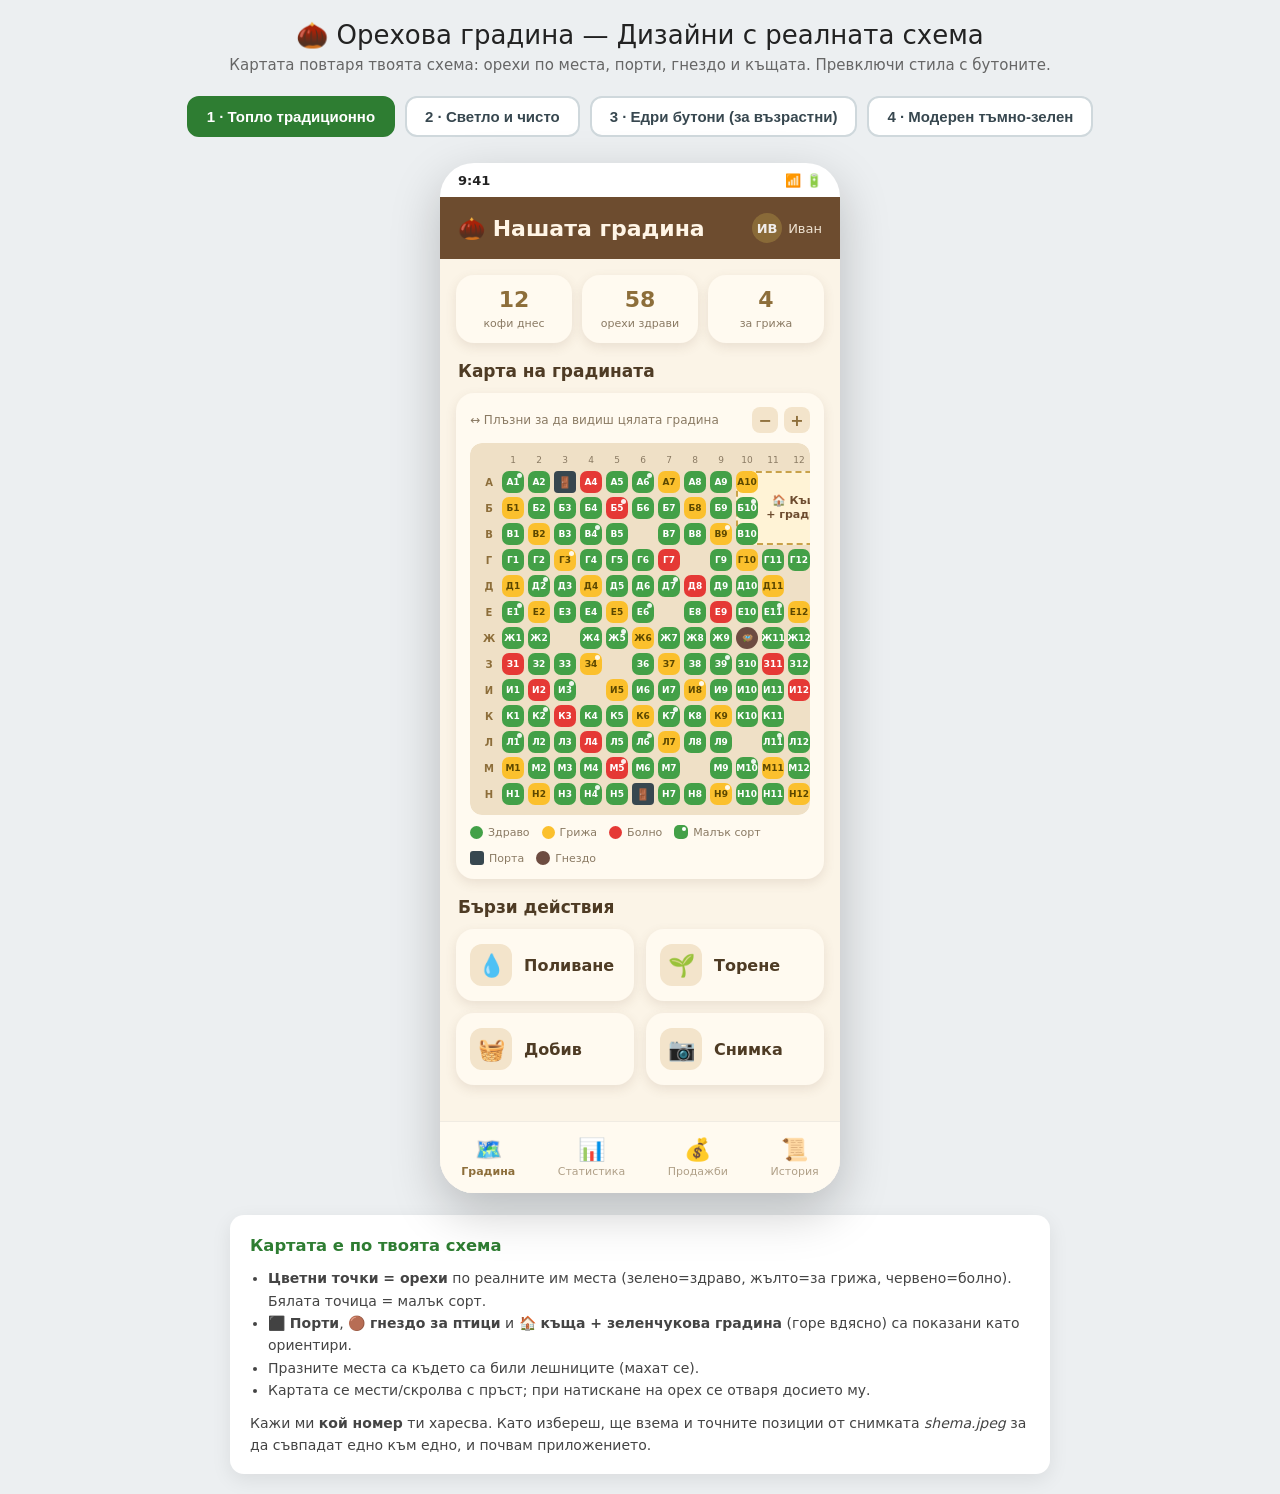
<file: design-mockups.html>
<!DOCTYPE html>
<html lang="bg">
<head>
<meta charset="UTF-8" />
<meta name="viewport" content="width=device-width, initial-scale=1.0" />
<title>Орехова градина — Примерни дизайни (с реалната схема)</title>
<style>
  * { box-sizing: border-box; margin: 0; padding: 0; }
  body {
    font-family: -apple-system, "Segoe UI", Roboto, system-ui, sans-serif;
    background: #eceff1; color: #222; padding: 20px; -webkit-font-smoothing: antialiased;
  }
  .page-title { text-align: center; margin-bottom: 6px; font-size: 26px; }
  .page-sub { text-align: center; color: #666; margin-bottom: 22px; font-size: 15px; }

  .switcher { display: flex; flex-wrap: wrap; gap: 10px; justify-content: center; margin-bottom: 26px; }
  .switcher button {
    border: 2px solid #cfd8dc; background: #fff; border-radius: 12px;
    padding: 10px 18px; font-size: 15px; font-weight: 600; cursor: pointer; transition: all .15s; color: #37474f;
  }
  .switcher button.active { border-color: #2e7d32; background: #2e7d32; color: #fff; }

  .stage { display: flex; justify-content: center; }
  .phone {
    width: 400px; max-width: 100%; border-radius: 34px; overflow: hidden;
    box-shadow: 0 18px 50px rgba(0,0,0,.22); background: #fff; position: relative;
  }
  .phone .statusbar { height: 34px; display: flex; align-items: center; justify-content: space-between; padding: 0 18px; font-size: 13px; font-weight: 600; }
  .screen { min-height: 760px; display: flex; flex-direction: column; }

  .mock { display: none; }
  .mock.active { display: block; }

  .appbar { padding: 16px 18px; display: flex; align-items: center; justify-content: space-between; background: var(--bar); color: var(--barText); }
  .appbar h1 { font-size: var(--h1); font-weight: 800; }
  .appbar .who { font-size: 13px; opacity: .9; display:flex; align-items:center; gap:6px; }
  .avatar { width: 30px; height: 30px; border-radius: 50%; background: var(--accent); display:flex;align-items:center;justify-content:center;color:#fff;font-weight:700;font-size:13px; }

  .body { padding: 16px 16px 90px; background: var(--bg); flex: 1; }
  .section-title { font-size: var(--h2); font-weight: 700; margin: 6px 2px 12px; color: var(--ink); }

  .legend { display: flex; gap: 12px; flex-wrap: wrap; margin-bottom: 14px; font-size: 12.5px; color: var(--muted); }
  .legend span { display:flex; align-items:center; gap:6px; }
  .dot { width: 13px; height: 13px; border-radius: 50%; display:inline-block; }
  .g { background:#43a047; } .y { background:#fbc02d; } .r { background:#e53935; }

  /* ===== Realistic orchard map ===== */
  .mapcard { background: var(--card); border-radius: var(--radius); padding: 14px; box-shadow: var(--shadow); margin-bottom: 18px; }
  .maptools { display:flex; justify-content:space-between; align-items:center; margin-bottom:10px; }
  .maptools .hint { font-size:12px; color: var(--muted); }
  .maptools .zoom { display:flex; gap:6px; }
  .maptools .zoom b { width:26px;height:26px;border-radius:8px;background:var(--accentSoft);color:var(--accent);display:flex;align-items:center;justify-content:center;font-size:16px; }
  .mapscroll { overflow:auto; max-width:100%; border-radius:12px; }
  .plot { position:relative; display:grid; gap:4px; background: var(--plotBg); padding:10px; border-radius:12px; }
  .hdr { font-size:9px; color: var(--muted); text-align:center; align-self:center; }
  .rowlab { font-size:10px; font-weight:700; color: var(--accent); display:flex; align-items:center; justify-content:center; }
  .cell { width:22px; height:22px; border-radius:7px; display:flex; align-items:center; justify-content:center; font-size:9px; color:#fff; font-weight:700; cursor:pointer; position:relative; }
  .cell.g{background:#43a047;} .cell.y{background:#fbc02d;color:#5b4700;} .cell.r{background:#e53935;}
  .cell.small::after{ content:""; position:absolute; top:2px; right:2px; width:5px;height:5px;border-radius:50%; background:rgba(255,255,255,.9);}
  .cell.gate{ background: #37474f; border-radius:4px; font-size:11px; }
  .cell.nest{ background: #6d4c41; border-radius:50%; }
  .house{ grid-area: 2 / 11 / 5 / 16; background: var(--houseBg); border:2px dashed var(--houseBorder); border-radius:10px; display:flex; flex-direction:column; align-items:center; justify-content:center; font-size:11px; color: var(--houseText); font-weight:700; text-align:center; line-height:1.3; }
  .maplegend{ display:flex; gap:12px; flex-wrap:wrap; margin-top:10px; font-size:11px; color:var(--muted); }
  .maplegend span{display:flex;align-items:center;gap:5px;}
  .mk{width:14px;height:14px;border-radius:5px;display:inline-block;}
  .mk.gate{background:#37474f;border-radius:3px;} .mk.nest{background:#6d4c41;border-radius:50%;} .mk.sm{background:#43a047;position:relative;}
  .mk.sm::after{content:"";position:absolute;top:2px;right:2px;width:4px;height:4px;border-radius:50%;background:#fff;}

  /* actions */
  .actions { display:grid; grid-template-columns: 1fr 1fr; gap: 12px; margin-bottom: 18px; }
  .action { background: var(--card); border-radius: var(--radius); padding: 15px 14px; box-shadow: var(--shadow); display:flex; align-items:center; gap: 12px; font-weight: 700; font-size: var(--btn); color: var(--ink); border: var(--actionBorder); }
  .action .ic { width: 42px; height: 42px; border-radius: 12px; display:flex;align-items:center;justify-content:center; font-size:22px; background: var(--accentSoft); }

  .stats { display:flex; gap:10px; margin-bottom: 18px; }
  .stat { flex:1; background: var(--card); border-radius: var(--radius); padding: 12px 8px; box-shadow: var(--shadow); text-align:center; }
  .stat b { font-size: 22px; color: var(--accent); display:block; }
  .stat small { color: var(--muted); font-size: 11px; }

  /* dossier */
  .dossier { background: var(--card); border-radius: var(--radius); box-shadow: var(--shadow); overflow:hidden; }
  .dossier-head { padding: 14px 16px; background: var(--accent); color:#fff; display:flex; align-items:center; gap:12px; }
  .dossier-head .big { width:46px;height:46px;border-radius:14px;background:rgba(255,255,255,.2);display:flex;align-items:center;justify-content:center;font-size:18px;font-weight:800; }
  .dossier-body { padding: 14px 16px; }
  .chip { display:inline-flex;align-items:center;gap:6px; padding:6px 12px; border-radius:20px; font-size:13px; font-weight:600; background:#e8f5e9;color:#2e7d32; }
  .pill-row{display:flex;gap:8px;flex-wrap:wrap;margin:10px 0 0;}
  .pill{background:var(--bg);border-radius:10px;padding:8px 10px;font-size:12px;color:var(--muted);}
  .pill b{color:var(--ink);font-size:14px;display:block;}

  .bottomnav { position: absolute; bottom:0; left:0; right:0; height: 72px; background: var(--nav); display:flex; justify-content:space-around; align-items:center; border-top: 1px solid rgba(0,0,0,.06); }
  .bottomnav .nav { display:flex;flex-direction:column;align-items:center;gap:3px;font-size:11px;color:var(--navMuted); }
  .bottomnav .nav.active{color:var(--accent);font-weight:700;}
  .bottomnav .nav .ic{font-size:22px;}

  .note { max-width: 820px; margin: 22px auto 0; background:#fff; border-radius:14px; padding:18px 20px; box-shadow:0 6px 20px rgba(0,0,0,.08); font-size:14px; line-height:1.6; color:#444; }
  .note h3{ margin-bottom:8px; color:#2e7d32; }
  .note ul{ margin-left: 18px; }

  /* THEME 1 Топло традиционно */
  #m1 { --bar:#6d4c2f; --barText:#fff5e6; --h1:22px; --accent:#8d6e3a; --accentSoft:#f3e4cb;
    --bg:#fbf4e7; --card:#fffaf0; --ink:#4e3b24; --muted:#8a7a63; --radius:18px; --shadow:0 4px 12px rgba(109,76,47,.12);
    --h2:17px; --btn:16px; --nav:#fffaf0; --navMuted:#b0a088; --actionBorder:none;
    --plotBg:#efe0c6; --houseBg:#fff3d6; --houseBorder:#c9a24a; --houseText:#6d4c2f; }
  /* THEME 2 Светло и чисто */
  #m2 { --bar:#ffffff; --barText:#1b5e20; --h1:20px; --accent:#2e7d32; --accentSoft:#e8f5e9;
    --bg:#f6f8f6; --card:#ffffff; --ink:#1f2a22; --muted:#7a8a7f; --radius:16px; --shadow:0 4px 14px rgba(0,0,0,.06);
    --h2:16px; --btn:15px; --nav:#ffffff; --navMuted:#aab4ac; --actionBorder:1px solid #eef2ee;
    --plotBg:#eef3ee; --houseBg:#e8f5e9; --houseBorder:#a5d6a7; --houseText:#2e7d32; }
  /* THEME 3 Едри бутони */
  #m3 { --bar:#1b5e20; --barText:#ffffff; --h1:24px; --accent:#1b5e20; --accentSoft:#c8e6c9;
    --bg:#ffffff; --card:#ffffff; --ink:#111; --muted:#555; --radius:16px; --shadow:0 0 0 2px #d7e3d8;
    --h2:20px; --btn:19px; --nav:#ffffff; --navMuted:#777; --actionBorder:2px solid #1b5e20;
    --plotBg:#eaf3ea; --houseBg:#c8e6c9; --houseBorder:#1b5e20; --houseText:#1b5e20; }
  #m3 .cell{ width:24px; height:24px; }
  /* THEME 4 Модерен тъмно-зелен */
  #m4 { --bar:#11231a; --barText:#eafff1; --h1:21px; --accent:#36d17a; --accentSoft:#1d3a2b;
    --bg:#0f1c15; --card:#16261d; --ink:#eafff1; --muted:#9fc7b0; --radius:18px; --shadow:0 6px 18px rgba(0,0,0,.4);
    --h2:16px; --btn:15px; --nav:#16261d; --navMuted:#6f9a7f; --actionBorder:1px solid #1f3a2b;
    --plotBg:#0b1710; --houseBg:#15321f; --houseBorder:#2f6b45; --houseText:#9fe9bd; }
</style>
</head>
<body>

  <div class="page-title">🌰 Орехова градина — Дизайни с реалната схема</div>
  <div class="page-sub">Картата повтаря твоята схема: орехи по места, порти, гнездо и къщата. Превключи стила с бутоните.</div>

  <div class="switcher">
    <button data-m="1" class="active">1 · Топло традиционно</button>
    <button data-m="2">2 · Светло и чисто</button>
    <button data-m="3">3 · Едри бутони (за възрастни)</button>
    <button data-m="4">4 · Модерен тъмно-зелен</button>
  </div>

  <div class="stage">
    <div class="phone">
      <div class="statusbar"><span>9:41</span><span>📶 🔋</span></div>
      <div class="screen">

        <div class="mock active" id="m1">
          <div class="appbar"><h1>🌰 Нашата градина</h1><div class="who"><div class="avatar">ИВ</div> Иван</div></div>
          <div class="body">
            <div class="stats"><div class="stat"><b>12</b><small>кофи днес</small></div><div class="stat"><b>58</b><small>орехи здрави</small></div><div class="stat"><b>4</b><small>за грижа</small></div></div>
            <div class="section-title">Карта на градината</div>
            <div class="mapcard"><div class="realmap"></div></div>
            <div class="section-title">Бързи действия</div>
            <div class="actions"><div class="action"><div class="ic">💧</div>Поливане</div><div class="action"><div class="ic">🌱</div>Торене</div><div class="action"><div class="ic">🧺</div>Добив</div><div class="action"><div class="ic">📷</div>Снимка</div></div>
          </div>
          <div class="bottomnav"><div class="nav active"><span class="ic">🗺️</span>Градина</div><div class="nav"><span class="ic">📊</span>Статистика</div><div class="nav"><span class="ic">💰</span>Продажби</div><div class="nav"><span class="ic">📜</span>История</div></div>
        </div>

        <div class="mock" id="m2">
          <div class="appbar"><h1>Градина</h1><div class="who"><div class="avatar">ИВ</div></div></div>
          <div class="body">
            <div class="section-title">Карта на градината</div>
            <div class="mapcard"><div class="realmap"></div></div>
            <div class="section-title">Досие · Дърво А-4 (Чандлър)</div>
            <div class="dossier">
              <div class="dossier-head"><div class="big">А4</div><div><div style="font-weight:800;font-size:16px;">Чандлър · едър</div><div style="opacity:.85;font-size:13px;">Ред А · позиция 4</div></div></div>
              <div class="dossier-body"><span class="chip">● Здраво</span>
                <div class="pill-row"><div class="pill">Полято<b>преди 2 дни</b></div><div class="pill">Торено<b>15 септ.</b></div><div class="pill">Добив сезон<b>34 кофи</b></div></div>
              </div>
            </div>
          </div>
          <div class="bottomnav"><div class="nav active"><span class="ic">🗺️</span>Градина</div><div class="nav"><span class="ic">📊</span>Статистика</div><div class="nav"><span class="ic">💰</span>Продажби</div><div class="nav"><span class="ic">📜</span>История</div></div>
        </div>

        <div class="mock" id="m3">
          <div class="appbar"><h1>🌰 ГРАДИНА</h1><div class="who"><div class="avatar">ИВ</div></div></div>
          <div class="body">
            <div class="section-title">Какво ще правим?</div>
            <div class="actions"><div class="action"><div class="ic">💧</div>Поливам</div><div class="action"><div class="ic">🌱</div>Торя</div><div class="action"><div class="ic">🧺</div>Събрах</div><div class="action"><div class="ic">📷</div>Снимка</div></div>
            <div class="section-title">Моите дървета</div>
            <div class="mapcard"><div class="realmap"></div></div>
          </div>
          <div class="bottomnav"><div class="nav active"><span class="ic">🗺️</span>Градина</div><div class="nav"><span class="ic">📊</span>Числа</div><div class="nav"><span class="ic">💰</span>Пари</div></div>
        </div>

        <div class="mock" id="m4">
          <div class="appbar"><h1>🌰 Градина</h1><div class="who"><div class="avatar">ИВ</div> Иван</div></div>
          <div class="body">
            <div class="stats"><div class="stat"><b>12</b><small>кофи днес</small></div><div class="stat"><b>3.2</b><small>от земята</small></div><div class="stat"><b>48</b><small>кг изчистени</small></div></div>
            <div class="section-title">Карта на градината</div>
            <div class="mapcard"><div class="realmap"></div></div>
            <div class="section-title">Бързи действия</div>
            <div class="actions"><div class="action"><div class="ic">💧</div>Поливане</div><div class="action"><div class="ic">🌱</div>Торене</div><div class="action"><div class="ic">🧺</div>Добив</div><div class="action"><div class="ic">📷</div>Снимка</div></div>
          </div>
          <div class="bottomnav"><div class="nav active"><span class="ic">🗺️</span>Градина</div><div class="nav"><span class="ic">📊</span>Статистика</div><div class="nav"><span class="ic">💰</span>Продажби</div><div class="nav"><span class="ic">📜</span>История</div></div>
        </div>

      </div>
    </div>
  </div>

  <div class="note">
    <h3>Картата е по твоята схема</h3>
    <ul>
      <li><b>Цветни точки = орехи</b> по реалните им места (зелено=здраво, жълто=за грижа, червено=болно). Бялата точица = малък сорт.</li>
      <li><b>⬛ Порти</b>, <b>🟤 гнездо за птици</b> и <b>🏠 къща + зеленчукова градина</b> (горе вдясно) са показани като ориентири.</li>
      <li>Празните места са където са били лешниците (махат се).</li>
      <li>Картата се мести/скролва с пръст; при натискане на орех се отваря досието му.</li>
    </ul>
    <p style="margin-top:10px;">Кажи ми <b>кой номер</b> ти харесва. Като избереш, ще взема и точните позиции от снимката <i>shema.jpeg</i> за да съвпадат едно към едно, и почвам приложението.</p>
  </div>

<script>
  const COLS = 14, ROWS = 13;
  const houseCols = new Set([10,11,12,13]), houseRows = new Set([0,1,2]);
  const gates = { '0,2':'⬛', '7,13':'⬛', '12,5':'⬛' };
  const nest = '6,9';
  const gaps = new Set(['5,6','8,3','3,7','10,9','6,2','9,11','4,11','11,7','2,5','7,4']);

  function buildMap() {
    const letters = 'АБВГДЕЖЗИКЛМН';
    let html = '<div class="maptools"><span class="hint">↔ Плъзни за да видиш цялата градина</span><div class="zoom"><b>−</b><b>+</b></div></div>';
    html += '<div class="mapscroll"><div class="plot" style="grid-template-columns:18px repeat('+COLS+',22px); grid-template-rows:14px repeat('+ROWS+',22px);">';
    html += '<div class="hdr"></div>';
    for (let c=0;c<COLS;c++) html += '<div class="hdr">'+(c+1)+'</div>';
    for (let r=0;r<ROWS;r++) {
      html += '<div class="rowlab">'+letters[r]+'</div>';
      for (let c=0;c<COLS;c++) {
        const key = r+','+c;
        if (houseCols.has(c) && houseRows.has(r)) { if (r===0 && c===10) html += '<div class="house">🏠 Къща<br>+ градина</div>'; continue; }
        if (gates[key]) { html += '<div class="cell gate" style="grid-row:'+(r+2)+';grid-column:'+(c+2)+'">🚪</div>'; continue; }
        if (key===nest) { html += '<div class="cell nest" style="grid-row:'+(r+2)+';grid-column:'+(c+2)+'" title="Гнездо">🪺</div>'; continue; }
        if (gaps.has(key)) { html += '<div style="grid-row:'+(r+2)+';grid-column:'+(c+2)+'"></div>'; continue; }
        const v = (r*7 + c*3) % 10;
        const health = v < 7 ? 'g' : (v < 9 ? 'y' : 'r');
        const small = ((r+c) % 5 === 0) ? ' small' : '';
        html += '<div class="cell '+health+small+'" style="grid-row:'+(r+2)+';grid-column:'+(c+2)+'">'+letters[r]+(c+1)+'</div>';
      }
    }
    html += '</div></div>';
    html += '<div class="maplegend"><span><i class="dot g"></i>Здраво</span><span><i class="dot y"></i>Грижа</span><span><i class="dot r"></i>Болно</span><span><i class="mk sm"></i>Малък сорт</span><span><i class="mk gate"></i>Порта</span><span><i class="mk nest"></i>Гнездо</span></div>';
    return html;
  }
  const mapHTML = buildMap();
  document.querySelectorAll('.realmap').forEach(el => el.innerHTML = mapHTML);

  const btns = document.querySelectorAll('.switcher button');
  const mocks = { '1':'m1','2':'m2','3':'m3','4':'m4' };
  btns.forEach(b => b.addEventListener('click', () => {
    btns.forEach(x => x.classList.remove('active'));
    b.classList.add('active');
    Object.values(mocks).forEach(id => document.getElementById(id).classList.remove('active'));
    document.getElementById(mocks[b.dataset.m]).classList.add('active');
  }));
</script>
</body>
</html>
</file>
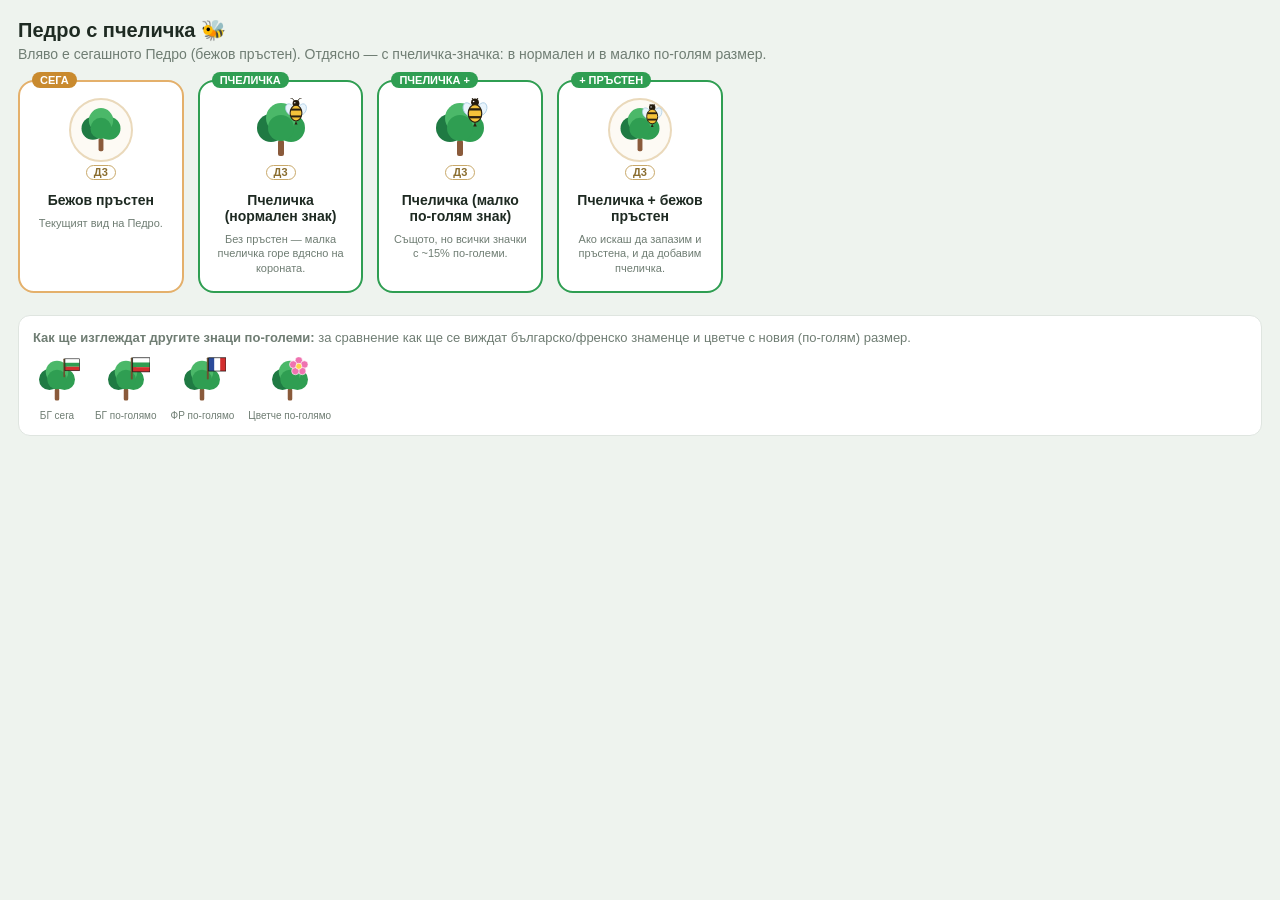
<file: preview-bee.html>
<!doctype html>
<html lang="bg">
<head>
<meta charset="utf-8"/>
<meta name="viewport" content="width=device-width,initial-scale=1"/>
<title>Преглед: Педро с пчеличка</title>
<style>
  :root{--green:#2f9e52;--green-dark:#1f7a43;--muted:#6f7d73;--line:#dfe5e0;--card:#fff;--ink:#1e2a22;--bg:#eef3ee;}
  *{box-sizing:border-box;}
  body{margin:0;font-family:-apple-system,BlinkMacSystemFont,"Segoe UI",Roboto,sans-serif;background:var(--bg);color:var(--ink);padding:18px;}
  h1{font-size:20px;margin:0 0 4px;}
  p.sub{margin:0 0 18px;color:var(--muted);font-size:14px;}
  .grid-opts{display:grid;grid-template-columns:repeat(auto-fill,minmax(150px,1fr));gap:14px;}
  .opt{background:var(--card);border:2px solid var(--line);border-radius:16px;padding:16px 12px;display:flex;flex-direction:column;align-items:center;gap:8px;position:relative;}
  .opt.current{border-color:#e4b06b;}
  .opt.pick{border-color:#2f9e52;}
  .opt .tag{position:absolute;top:-10px;left:12px;font-size:11px;font-weight:800;color:#fff;padding:2px 8px;border-radius:10px;background:#1f7a43;}
  .opt.current .tag{background:#c98a2e;}
  .opt.pick .tag{background:#2f9e52;}
  .opt h3{margin:4px 0 0;font-size:14px;text-align:center;}
  .opt .desc{font-size:11px;color:var(--muted);text-align:center;line-height:1.3;}
  .tree-cell{width:100%;max-width:92px;display:flex;flex-direction:column;align-items:center;gap:3px;}
  .tree-cell .svgwrap{width:100%;max-width:64px;aspect-ratio:1;}
  .tree-cell .code{font-size:11px;font-weight:700;color:#8a6d2f;background:#fff;border:1.5px solid #c9a96a;padding:1px 7px;border-radius:8px;line-height:1;}
  .small-badge .svgwrap{border:2px solid #ead9bb;border-radius:50%;padding:4px;background:#fdfaf4;}
  .note{margin-top:22px;font-size:13px;color:var(--muted);background:#fff;border:1px solid var(--line);border-radius:12px;padding:12px 14px;line-height:1.5;}
  .cmp{display:flex;gap:14px;align-items:flex-end;flex-wrap:wrap;margin-top:10px;}
  .cmp .mini{display:flex;flex-direction:column;align-items:center;gap:3px;font-size:10px;color:var(--muted);}
  .cmp .mini .svgwrap{width:48px;height:48px;}
</style>
</head>
<body>
  <h1>Педро с пчеличка 🐝</h1>
  <p class="sub">Вляво е сегашното Педро (бежов пръстен). Отдясно — с пчеличка-значка: в нормален и в малко по-голям размер.</p>

  <div class="grid-opts">
    <div class="opt current">
      <span class="tag">СЕГА</span>
      <div class="tree-cell small-badge"><div class="svgwrap" id="cur"></div><span class="code">Д3</span></div>
      <h3>Бежов пръстен</h3>
      <div class="desc">Текущият вид на Педро.</div>
    </div>

    <div class="opt pick">
      <span class="tag">ПЧЕЛИЧКА</span>
      <div class="tree-cell"><div class="svgwrap" id="bee1"></div><span class="code">Д3</span></div>
      <h3>Пчеличка (нормален знак)</h3>
      <div class="desc">Без пръстен — малка пчеличка горе вдясно на короната.</div>
    </div>

    <div class="opt pick">
      <span class="tag">ПЧЕЛИЧКА +</span>
      <div class="tree-cell"><div class="svgwrap" id="bee2"></div><span class="code">Д3</span></div>
      <h3>Пчеличка (малко по-голям знак)</h3>
      <div class="desc">Същото, но всички значки с ~15% по-големи.</div>
    </div>

    <div class="opt pick">
      <span class="tag">+ ПРЪСТЕН</span>
      <div class="tree-cell small-badge"><div class="svgwrap" id="bee3"></div><span class="code">Д3</span></div>
      <h3>Пчеличка + бежов пръстен</h3>
      <div class="desc">Ако искаш да запазим и пръстена, и да добавим пчеличка.</div>
    </div>
  </div>

  <div class="note">
    <b>Как ще изглеждат другите знаци по-големи:</b> за сравнение как ще се виждат българско/френско знаменце и цветче с новия (по-голям) размер.
    <div class="cmp" id="cmpRow"></div>
  </div>

<script>
  var GREEN = ['#4bb869','#2f9e52','#1f7a43'];
  // стандартната корона от приложението
  function crown(c){
    return '<rect x="29" y="42" width="6" height="16" rx="2" fill="#8a5a3b"/>'+
      '<circle cx="22" cy="30" r="14" fill="'+c[2]+'"/>'+
      '<circle cx="42" cy="30" r="14" fill="'+c[1]+'"/>'+
      '<circle cx="32" cy="20" r="15" fill="'+c[0]+'"/>'+
      '<circle cx="32" cy="30" r="13" fill="'+c[1]+'"/>';
  }
  // пчеличка-значка, гледаща нагоре (глава горе), центрирана около (0,0)
  function beeMark(){
    return '<g>'+
      // антенки
      '<path d="M-1.3 -8.4 q-1.4 -2.4 -3 -2.9" fill="none" stroke="#241b0e" stroke-width="0.7"/>'+
      '<path d="M1.3 -8.4 q1.4 -2.4 3 -2.9" fill="none" stroke="#241b0e" stroke-width="0.7"/>'+
      '<circle cx="-4.3" cy="-11.5" r="0.9" fill="#241b0e"/>'+
      '<circle cx="4.3" cy="-11.5" r="0.9" fill="#241b0e"/>'+
      // крилца
      '<ellipse cx="-5.2" cy="-1.4" rx="3.4" ry="4.9" fill="#e9f4fc" stroke="#a9cbe4" stroke-width="0.6" transform="rotate(-22 -5.2 -1.4)"/>'+
      '<ellipse cx="5.2" cy="-1.4" rx="3.4" ry="4.9" fill="#e9f4fc" stroke="#a9cbe4" stroke-width="0.6" transform="rotate(22 5.2 -1.4)"/>'+
      // глава
      '<circle cx="0" cy="-6.4" r="2.9" fill="#241b0e"/>'+
      '<circle cx="-1" cy="-7" r="0.6" fill="#fff"/>'+
      // тяло
      '<ellipse cx="0" cy="1.8" rx="5" ry="6.6" fill="#f4c23a" stroke="#2b2111" stroke-width="0.9"/>'+
      // ивици (хоризонтални)
      '<path d="M-4.4 -1.2 H4.4" stroke="#2b2111" stroke-width="1.7"/>'+
      '<path d="M-4.4 4.6 H4.4" stroke="#2b2111" stroke-width="1.7"/>'+
      // жило
      '<path d="M0 8.6 l-1.3 2.8 2.6 0 z" fill="#2b2111"/>'+
      '</g>';
  }
  function treeBee(c, scale){
    var bx=47,by=13, s=scale||1;
    return '<svg viewBox="0 0 64 64" width="100%" height="100%">'+crown(c)+
      '<g transform="translate('+bx+','+by+') scale('+s+')">'+beeMark()+'</g>'+
      '</svg>';
  }
  function treeStd(c){ return '<svg viewBox="0 0 64 64" width="100%" height="100%">'+crown(c)+'</svg>'; }

  document.getElementById('cur').innerHTML  = treeStd(GREEN);
  document.getElementById('bee1').innerHTML = treeBee(GREEN, 1.18);
  document.getElementById('bee2').innerHTML = treeBee(GREEN, 1.35);
  document.getElementById('bee3').innerHTML = treeBee(GREEN, 1.35);

  // долен ред: знаци по-големи
  function flagBG(){return '<g><rect x="40.5" y="2" width="2.2" height="25" rx="0.9" fill="#6b5330"/><rect x="42.6" y="2.4" width="19.5" height="5.3" fill="#fff"/><rect x="42.6" y="7.7" width="19.5" height="5.3" fill="#2f9e52"/><rect x="42.6" y="13" width="19.5" height="5.3" fill="#d32f2f"/><rect x="42.6" y="2.4" width="19.5" height="15.9" fill="none" stroke="#111" stroke-width="0.8"/></g>';}
  function flagFR(){return '<g><rect x="40.5" y="2" width="2.2" height="25" rx="0.9" fill="#6b5330"/><rect x="42.6" y="2.4" width="6.5" height="15" fill="#2b4b9b"/><rect x="49.1" y="2.4" width="6.5" height="15" fill="#fff"/><rect x="55.6" y="2.4" width="6.5" height="15" fill="#d32f2f"/><rect x="42.6" y="2.4" width="19.5" height="15" fill="none" stroke="#111" stroke-width="0.8"/></g>';}
  function flower(){return '<g transform="translate(45,12)"><g fill="#ef73b0" stroke="#fff" stroke-width="0.7"><circle cx="0" cy="-6.6" r="4.2"/><circle cx="6.3" cy="-2" r="4.2"/><circle cx="3.9" cy="5.4" r="4.2"/><circle cx="-3.9" cy="5.4" r="4.2"/><circle cx="-6.3" cy="-2" r="4.2"/></g><circle cx="0" cy="0" r="3.4" fill="#ffd34d" stroke="#fff" stroke-width="0.7"/></g>';}
  function treeEmblem(c, inner, scale){
    var s=scale||1;
    return '<svg viewBox="0 0 64 64" width="100%" height="100%">'+crown(c)+
      '<g transform="translate(52,10) scale('+s+') translate(-52,-10)">'+inner+'</g></svg>';
  }
  var cmp = document.getElementById('cmpRow');
  function mini(label, svg){var d=document.createElement('div');d.className='mini';d.innerHTML='<div class="svgwrap">'+svg+'</div>'+label;return d;}
  cmp.appendChild(mini('БГ сега', treeEmblem(GREEN, flagBG(), 1)));
  cmp.appendChild(mini('БГ по-голямо', treeEmblem(GREEN, flagBG(), 1.18)));
  cmp.appendChild(mini('ФР по-голямо', treeEmblem(GREEN, flagFR(), 1.18)));
  cmp.appendChild(mini('Цветче по-голямо', treeEmblem(GREEN, flower(), 1.18)));
</script>
</body>
</html>
</file>
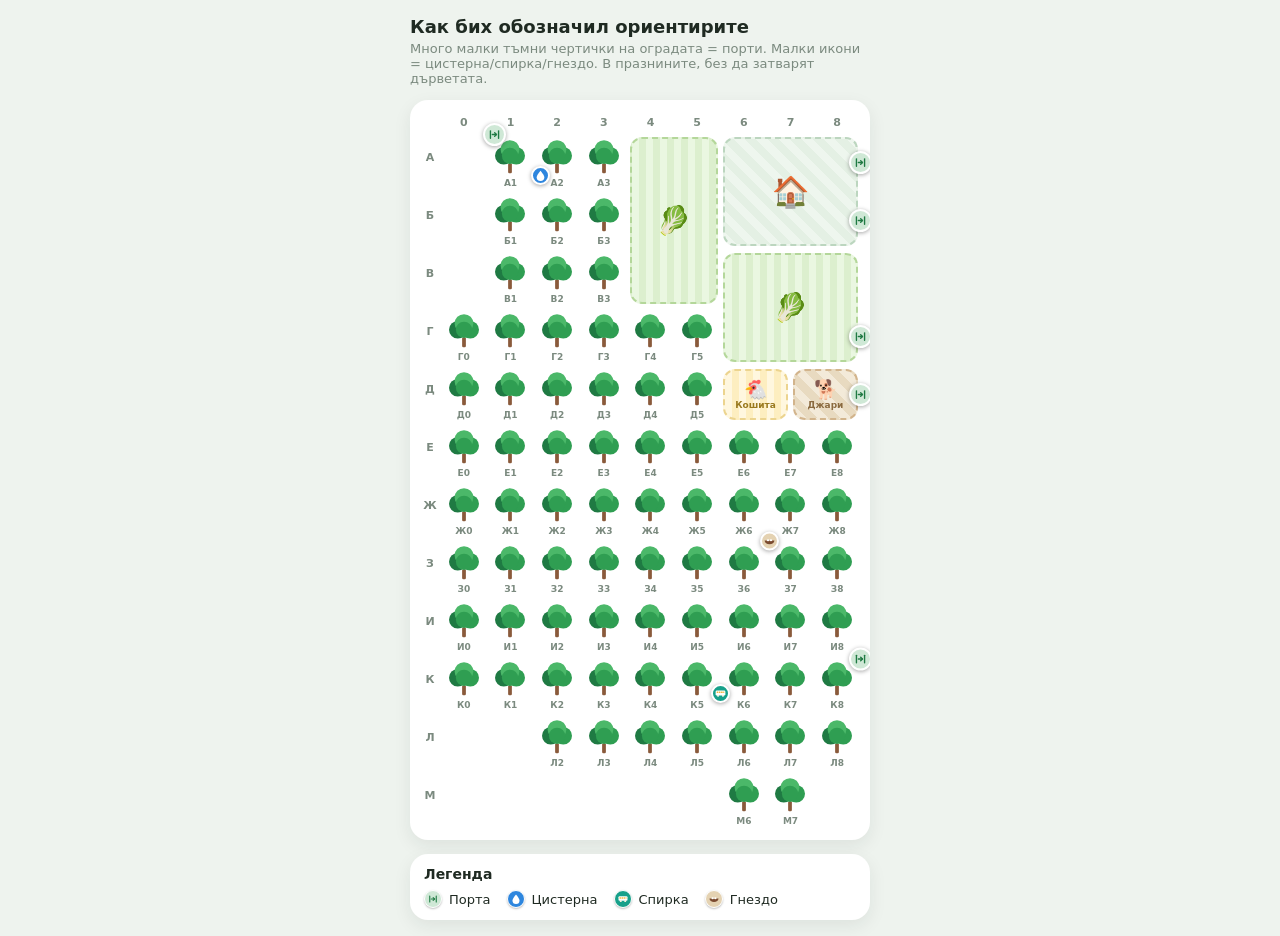
<file: preview-landmarks.html>
<!DOCTYPE html>
<html lang="bg">
<head>
<meta charset="utf-8">
<meta name="viewport" content="width=device-width,initial-scale=1">
<title>Преглед: ориентири на картата</title>
<style>
  :root{
    --green:#2f9e52;--green-dark:#1f7a43;--green-soft:#e7f4ec;
    --muted:#7b8a7f;--card:#fff;--bg:#eef3ee;--ink:#1f2a22;
    --shadow:0 6px 18px rgba(31,42,34,.08);--radius:18px;
    --gate:#3a3f3c;--water:#2e86de;--stop:#f3b53c;--nest:#8a5a3b;
  }
  *{box-sizing:border-box;margin:0;padding:0;}
  body{font-family:-apple-system,"Segoe UI",Roboto,system-ui,sans-serif;background:var(--bg);color:var(--ink);padding:16px;}
  .app{max-width:460px;margin:0 auto;}
  h1{font-size:18px;margin-bottom:4px;}
  .sub{font-size:13px;color:var(--muted);margin-bottom:14px;}
  .mapwrap{overflow:hidden;border-radius:var(--radius);background:var(--card);box-shadow:var(--shadow);padding:14px 12px;}
  .grid{display:grid;gap:7px 5px;justify-content:stretch;align-items:start;width:100%;position:relative;}
  .grid .corner,.grid .colhead,.grid .rowhead{display:flex;align-items:center;justify-content:center;color:var(--muted);font-weight:700;font-size:11px;}
  .grid .rowhead{width:16px;align-self:stretch;padding-bottom:11px;}
  .grid .colhead{height:16px;}
  .grid .house{
    background:repeating-linear-gradient(45deg,#eef6ee,#eef6ee 8px,#e4f0e4 8px,#e4f0e4 16px);
    border:2px dashed #bcd6bf;border-radius:12px;align-self:stretch;
    display:flex;align-items:center;justify-content:center;font-size:30px;padding:2px;overflow:hidden;
  }
  .grid .garden{
    background:repeating-linear-gradient(90deg,#eaf7e1,#eaf7e1 7px,#dcefce 7px,#dcefce 14px);
    border:2px dashed #b4d79a;border-radius:12px;align-self:stretch;
    display:flex;align-items:center;justify-content:center;font-size:28px;padding:2px;overflow:hidden;
  }
  .grid .coop{
    background:repeating-linear-gradient(90deg,#fff7df,#fff7df 7px,#fdeec0 7px,#fdeec0 14px);
    border:2px dashed #ecd48f;border-radius:12px;align-self:stretch;color:#9a7a1f;
    display:flex;flex-direction:column;align-items:center;justify-content:center;font-size:19px;padding:2px;overflow:hidden;
  }
  .grid .dog{
    background:repeating-linear-gradient(45deg,#f3ead9,#f3ead9 8px,#e8dac0 8px,#e8dac0 16px);
    border:2px dashed #d2b48c;border-radius:12px;align-self:stretch;color:#8a6a3f;
    display:flex;flex-direction:column;align-items:center;justify-content:center;font-size:19px;padding:2px;overflow:hidden;
  }
  .grid .coop>span,.grid .dog>span{font-size:9px;font-weight:700;line-height:1.1;}
  .tree-cell{width:100%;min-width:0;display:flex;flex-direction:column;align-items:center;gap:2px;position:relative;}
  .tree-cell .svgwrap{width:100%;max-width:40px;aspect-ratio:1;}
  .tree-cell .code{font-size:9px;font-weight:700;color:var(--muted);line-height:1;}

  /* ---- Ориентири (landmarks) ---- */
  .lm{position:relative;z-index:3;pointer-events:none;display:flex;align-items:center;justify-content:center;}
  /* порта = дървена портичка на оградата */
  /* порта = зелена кръгла иконка (вход/арка), в стила на другите маркери */
  .lm.badge.gate{background:#cfe8d6;width:23px;height:23px;}
  .lm.badge.gate svg{width:15px;height:15px;}
  .lm.gate.top{align-self:start;justify-self:start;margin-top:-14px;margin-left:-7px;}
  .lm.gate.vert{align-self:center;justify-self:end;margin-right:-14px;}
  .lm.gate.vert.edge{align-self:start;transform:translateY(-50%);}

  /* малки кръгли икони — в празнините между дърветата */
  .lm.badge{width:19px;height:19px;border-radius:50%;justify-self:center;border:2px solid #fff;
    box-shadow:0 1px 4px rgba(0,0,0,.35);overflow:hidden;}
  .lm.badge svg{width:13px;height:13px;display:block;}
  .lm.cistern{background:var(--water);align-self:end;margin-bottom:3px;transform:translateX(7px);}
  .lm.stop{background:#17a08a;align-self:center;margin-top:17px;}
  .lm.nest{background:#e4d2b2;align-self:start;transform:translate(2px,calc(-50% - 2px));}

  .legend{margin-top:14px;background:var(--card);border-radius:var(--radius);box-shadow:var(--shadow);padding:12px 14px;}
  .legend h2{font-size:14px;margin-bottom:8px;}
  .legend .row{display:flex;flex-wrap:wrap;gap:10px 16px;}
  .legend .it{display:flex;align-items:center;gap:7px;font-size:13px;}
  .legend .sw{width:20px;height:7px;border-radius:4px;background:var(--gate);flex:none;}
  .legend .gw{width:26px;height:18px;flex:none;display:flex;align-items:center;justify-content:center;}
  .legend .gw svg{width:26px;height:18px;display:block;}
  .legend .bw{width:18px;height:18px;border-radius:50%;display:flex;align-items:center;justify-content:center;flex:none;border:1.5px solid #fff;box-shadow:0 1px 2px rgba(0,0,0,.25);}
  .legend .bw svg{width:12px;height:12px;display:block;}
  .legend .bw.c{background:var(--water);} .legend .bw.s{background:#17a08a;} .legend .bw.n{background:#e4d2b2;} .legend .bw.g{background:#cfe8d6;}
</style>
</head>
<body>
<div class="app">
  <h1>Как бих обозначил ориентирите</h1>
  <p class="sub">Много малки тъмни чертички на оградата = порти. Малки икони = цистерна/спирка/гнездо. В празнините, без да затварят дърветата.</p>
  <div class="mapwrap"><div id="grid" class="grid"></div></div>
  <div class="legend">
    <h2>Легенда</h2>
    <div class="row" id="legendRow"></div>
  </div>
</div>

<script>
(function(){
  var ROWS = ['А','Б','В','Г','Д','Е','Ж','З','И','К','Л','М'];
  // Реална подредба: колоните са вътрешни (1..9); кодът = буква + (col-1)
  var layout = {
    'А':[2,3,4], 'Б':[2,3,4], 'В':[2,3,4],
    'Г':[1,2,3,4,5,6], 'Д':[1,2,3,4,5,6],
    'Е':[1,2,3,4,5,6,7,8,9], 'Ж':[1,2,3,4,5,6,7,8,9],
    'З':[1,2,3,4,5,6,7,8,9], 'И':[1,2,3,4,5,6,7,8,9],
    'К':[1,2,3,4,5,6,7,8,9], 'Л':[3,4,5,6,7,8,9], 'М':[7,8]
  };
  var maxCol = 9, cols2 = maxCol*2;

  // малки чисти икони (бял глиф върху цветно кръгче)
  var ICONS = {
    water: '<svg viewBox="0 0 24 24"><path d="M12 3C12 3 5 11 5 15a7 7 0 0 0 14 0C19 11 12 3 12 3Z" fill="#fff"/></svg>',
    stop:  '<svg viewBox="0 0 24 24"><rect x="3" y="6.5" width="18" height="9" rx="2.2" fill="#fff"/><g fill="#f3b53c"><rect x="5" y="8.3" width="3" height="3" rx="0.6"/><rect x="9" y="8.3" width="3" height="3" rx="0.6"/><rect x="13" y="8.3" width="3" height="3" rx="0.6"/><rect x="17" y="8.3" width="2" height="3" rx="0.6"/></g><circle cx="7.5" cy="16.3" r="1.9" fill="#fff"/><circle cx="7.5" cy="16.3" r="0.8" fill="#f3b53c"/><circle cx="16.5" cy="16.3" r="1.9" fill="#fff"/><circle cx="16.5" cy="16.3" r="0.8" fill="#f3b53c"/></svg>',
    nest:  '<svg viewBox="0 0 24 24"><path d="M3 11c0 4 4 7 9 7s9-3 9-7Z" fill="#7a4a2f"/><ellipse cx="9.3" cy="10.6" rx="2.3" ry="1.9" fill="#fff"/><ellipse cx="14.7" cy="10.6" rx="2.3" ry="1.9" fill="#fff"/></svg>',
    gate:  '<svg viewBox="0 0 24 24"><g fill="#1f7a43"><rect x="4.4" y="5" width="2.2" height="14" rx="1"/><rect x="17.4" y="5" width="2.2" height="14" rx="1"/></g><g fill="none" stroke="#1f7a43" stroke-width="2.2" stroke-linecap="round" stroke-linejoin="round"><path d="M8.5 12 H15"/><path d="M12.3 9.3 L15.2 12 L12.3 14.7"/></g></svg>'
  };

  function treeSVG(){
    var c = ['#4bb869','#2f9e52','#1f7a43'];
    return '<svg viewBox="0 0 64 64" width="100%" height="100%">'
      +'<rect x="29" y="42" width="6" height="16" rx="2" fill="#8a5a3b"/>'
      +'<circle cx="22" cy="30" r="14" fill="'+c[2]+'"/>'
      +'<circle cx="42" cy="30" r="14" fill="'+c[1]+'"/>'
      +'<circle cx="32" cy="20" r="15" fill="'+c[0]+'"/>'
      +'<circle cx="32" cy="30" r="13" fill="'+c[1]+'"/></svg>';
  }

  var html = '';
  html += '<div class="corner" style="grid-row:1;grid-column:1"></div>';
  for(var c=1;c<=maxCol;c++) html += '<div class="colhead" style="grid-row:1;grid-column:'+(2*c)+' / span 2">'+(c-1)+'</div>';

  // Декоративни зони (горе вдясно) — както в приложението
  var ZONES = [
    {kind:'garden', emoji:'🥬', label:'Градина', r:2, rs:3, c:10, cs:4},
    {kind:'house',  emoji:'🏠', label:'Къща',    r:2, rs:2, c:14, cs:6},
    {kind:'garden', emoji:'🥬', label:'Градина', r:4, rs:2, c:14, cs:6},
    {kind:'coop',   emoji:'🐔', label:'Кошита',  r:6, rs:1, c:14, cs:3},
    {kind:'dog',    emoji:'🐕', label:'Джари',   r:6, rs:1, c:17, cs:3}
  ];
  ZONES.forEach(function(z){
    var lbl = (z.kind==='coop'||z.kind==='dog') ? '<span>'+z.label+'</span>' : '';
    html += '<div class="'+z.kind+'" style="grid-row:'+z.r+' / span '+z.rs+';grid-column:'+z.c+' / span '+z.cs+'">'+z.emoji+lbl+'</div>';
  });

  ROWS.forEach(function(rk, ri){
    var gr = ri+2;
    html += '<div class="rowhead" style="grid-row:'+gr+';grid-column:1">'+rk+'</div>';
    (layout[rk]||[]).forEach(function(col){
      var gc = 2*col;
      html += '<div class="tree-cell" style="grid-row:'+gr+';grid-column:'+gc+' / span 2">'
        +'<div class="svgwrap">'+treeSVG()+'</div><span class="code">'+rk+(col-1)+'</span></div>';
    });
  });

  // ---- Ориентири ----
  var LM = [
    // Порта горе вляво, възможно най-близо до А1 без да я докосва
    {cls:'badge gate top',       ico:'gate', gr:2,  gc:4,  gcs:2},
    // Цистерна между А1 и А2
    {cls:'badge cistern', ico:'water', gr:2,  gc:5,  gcs:2},
    // 5 порти на дясната ограда
    {cls:'badge gate vert',      ico:'gate', gr:2,  gc:18, gcs:2},  // най-горе до къщата (ниво А)
    {cls:'badge gate vert',      ico:'gate', gr:3,  gc:18, gcs:2},  // ниво Б2
    {cls:'badge gate vert',      ico:'gate', gr:5,  gc:18, gcs:2},  // долна част на градината (ниво Г)
    {cls:'badge gate vert',      ico:'gate', gr:6,  gc:18, gcs:2},  // при Джари (ниво Д)
    {cls:'badge gate vert edge', ico:'gate', gr:11, gc:18, gcs:2},  // между И8 и К8
    // Спирка между стъблата на К5 и К6
    {cls:'badge stop',    ico:'stop', gr:11, gc:13, gcs:2},
    // Гнездо посредата между Ж6/Ж7 и З6/З7 (леко нагоре-надясно)
    {cls:'badge nest',    ico:'nest', gr:9,  gc:15, gcs:2}
  ];
  LM.forEach(function(m){
    var inner = m.ico ? ICONS[m.ico] : '';
    html += '<div class="lm '+m.cls+'" style="grid-row:'+m.gr+';grid-column:'+m.gc+' / span '+m.gcs+'">'+inner+'</div>';
  });

  document.getElementById('grid').style.gridTemplateColumns = '16px repeat('+cols2+',1fr)';
  document.getElementById('grid').innerHTML = html;

  // легенда
  document.getElementById('legendRow').innerHTML =
    '<div class="it"><span class="bw g">'+ICONS.gate+'</span>Порта</div>'
    +'<div class="it"><span class="bw c">'+ICONS.water+'</span>Цистерна</div>'
    +'<div class="it"><span class="bw s">'+ICONS.stop+'</span>Спирка</div>'
    +'<div class="it"><span class="bw n">'+ICONS.nest+'</span>Гнездо</div>';
})();
</script>
</body>
</html>
</file>
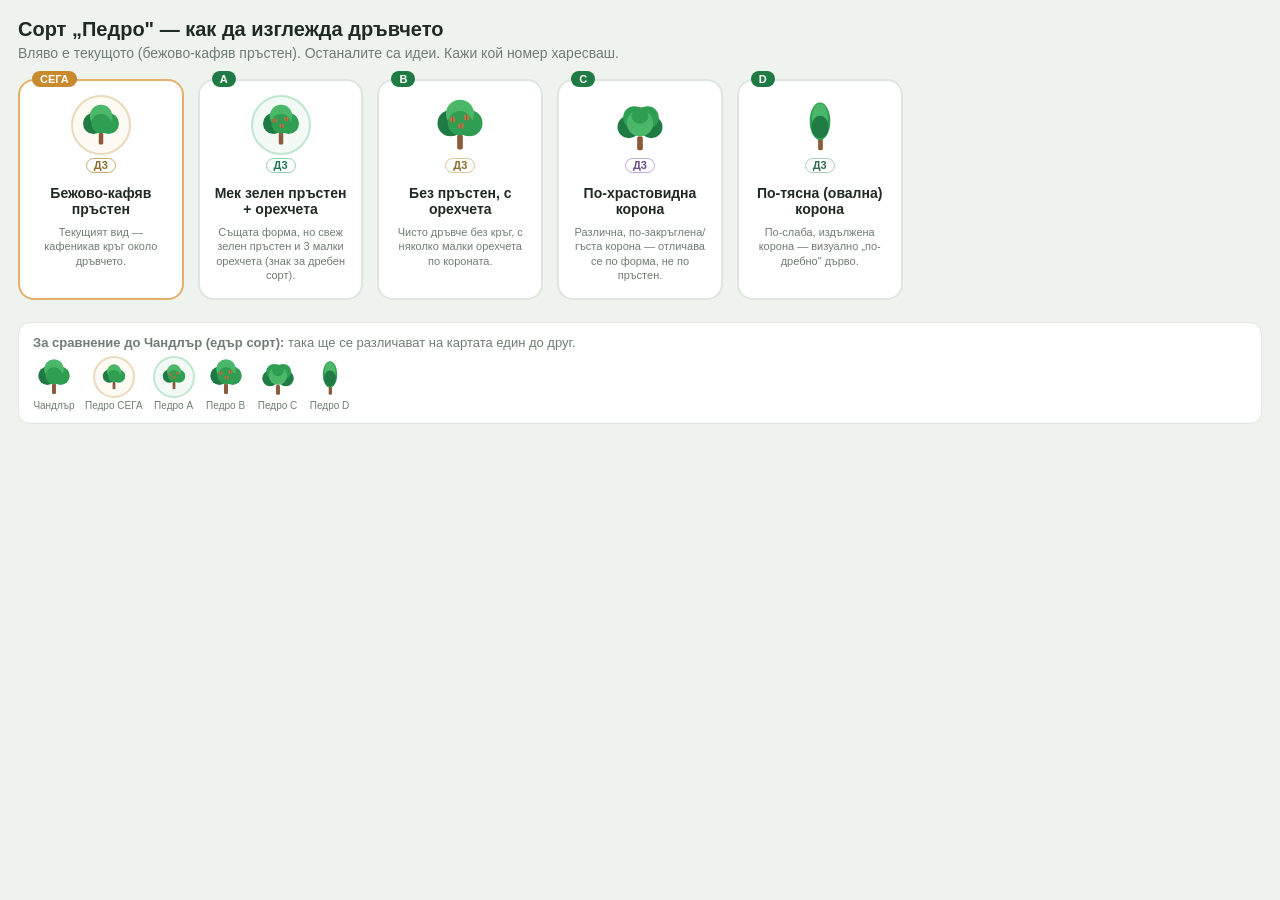
<file: preview-pedro.html>
<!doctype html>
<html lang="bg">
<head>
<meta charset="utf-8"/>
<meta name="viewport" content="width=device-width,initial-scale=1"/>
<title>Преглед: сорт Педро — алтернативни дръвчета</title>
<style>
  :root{
    --green:#2f9e52;--green-dark:#1f7a43;--muted:#6f7d73;--line:#dfe5e0;
    --card:#fff;--ink:#1e2a22;--bg:#eef3ee;
  }
  *{box-sizing:border-box;}
  body{margin:0;font-family:-apple-system,BlinkMacSystemFont,"Segoe UI",Roboto,sans-serif;
    background:var(--bg);color:var(--ink);padding:18px;}
  h1{font-size:20px;margin:0 0 4px;}
  p.sub{margin:0 0 18px;color:var(--muted);font-size:14px;}
  .grid-opts{display:grid;grid-template-columns:repeat(auto-fill,minmax(150px,1fr));gap:14px;}
  .opt{background:var(--card);border:2px solid var(--line);border-radius:16px;padding:14px 12px 16px;
    display:flex;flex-direction:column;align-items:center;gap:8px;position:relative;}
  .opt.current{border-color:#e4b06b;}
  .opt .tag{position:absolute;top:-10px;left:12px;font-size:11px;font-weight:800;
    background:#1f7a43;color:#fff;padding:2px 8px;border-radius:10px;}
  .opt.current .tag{background:#c98a2e;}
  .opt h3{margin:4px 0 0;font-size:14px;text-align:center;}
  .opt .desc{font-size:11px;color:var(--muted);text-align:center;line-height:1.3;}
  /* копие на реалната клетка от приложението */
  .tree-cell{width:100%;max-width:92px;display:flex;flex-direction:column;align-items:center;gap:3px;}
  .tree-cell .svgwrap{width:100%;max-width:60px;aspect-ratio:1;}
  .tree-cell .code{font-size:11px;font-weight:700;color:var(--muted);line-height:1;}

  /* текущ: .small-badge (бежово-кафяв пръстен) */
  .small-badge .svgwrap{border:2px solid #ead9bb;border-radius:50%;box-sizing:border-box;padding:4px;background:#fdfaf4;}
  .small-badge .code{background:#fff;color:#8a6d2f;border:1.5px solid #c9a96a;padding:1px 7px;border-radius:8px;font-weight:800;}

  /* Опция A: мек зелен пръстен + малки орехчета */
  .optA .svgwrap{border:2px solid #bfe6cf;border-radius:50%;box-sizing:border-box;padding:4px;background:#f3faf5;}
  .optA .code{background:#fff;color:#1f7a52;border:1.5px solid #8fd0ab;padding:1px 7px;border-radius:8px;font-weight:800;}

  /* Опция B: без пръстен, дръвче с малки орехчета */
  .optB .code{background:#fff;color:#8a6d2f;border:1.5px solid #d8c59a;padding:1px 7px;border-radius:8px;font-weight:800;}

  /* Опция C: различна корона (по-храстовидна) с малка точка-баджче */
  .optC .svgwrap{position:relative;}
  .optC .code{background:#fff;color:#6b4a86;border:1.5px solid #c3a9dc;padding:1px 7px;border-radius:8px;font-weight:800;}

  /* Опция D: различна форма (по-тясна/овална корона) */
  .optD .code{background:#fff;color:#2f6a4a;border:1.5px solid #a7cdb8;padding:1px 7px;border-radius:8px;font-weight:800;}

  .note{margin-top:22px;font-size:13px;color:var(--muted);background:#fff;border:1px solid var(--line);
    border-radius:12px;padding:12px 14px;}
  .cmp{display:flex;gap:10px;align-items:flex-end;flex-wrap:wrap;margin-top:6px;}
  .cmp .mini{display:flex;flex-direction:column;align-items:center;gap:2px;font-size:10px;color:var(--muted);}
  .cmp .mini .svgwrap{width:42px;height:42px;}
</style>
</head>
<body>
  <h1>Сорт „Педро" — как да изглежда дръвчето</h1>
  <p class="sub">Вляво е текущото (бежово-кафяв пръстен). Останалите са идеи. Кажи кой номер харесваш.</p>

  <div class="grid-opts">

    <!-- ТЕКУЩ -->
    <div class="opt current">
      <span class="tag">СЕГА</span>
      <div class="tree-cell small-badge">
        <div class="svgwrap" id="cur"></div>
        <span class="code">Д3</span>
      </div>
      <h3>Бежово-кафяв пръстен</h3>
      <div class="desc">Текущият вид — кафеникав кръг около дръвчето.</div>
    </div>

    <!-- A -->
    <div class="opt optA">
      <span class="tag">A</span>
      <div class="tree-cell optA">
        <div class="svgwrap" id="optA"></div>
        <span class="code">Д3</span>
      </div>
      <h3>Мек зелен пръстен + орехчета</h3>
      <div class="desc">Същата форма, но свеж зелен пръстен и 3 малки орехчета (знак за дребен сорт).</div>
    </div>

    <!-- B -->
    <div class="opt optB">
      <span class="tag">B</span>
      <div class="tree-cell optB">
        <div class="svgwrap" id="optB"></div>
        <span class="code">Д3</span>
      </div>
      <h3>Без пръстен, с орехчета</h3>
      <div class="desc">Чисто дръвче без кръг, с няколко малки орехчета по короната.</div>
    </div>

    <!-- C -->
    <div class="opt optC">
      <span class="tag">C</span>
      <div class="tree-cell optC">
        <div class="svgwrap" id="optC"></div>
        <span class="code">Д3</span>
      </div>
      <h3>По-храстовидна корона</h3>
      <div class="desc">Различна, по-закръглена/гъста корона — отличава се по форма, не по пръстен.</div>
    </div>

    <!-- D -->
    <div class="opt optD">
      <span class="tag">D</span>
      <div class="tree-cell optD">
        <div class="svgwrap" id="optD"></div>
        <span class="code">Д3</span>
      </div>
      <h3>По-тясна (овална) корона</h3>
      <div class="desc">По-слаба, издължена корона — визуално „по-дребно" дърво.</div>
    </div>

  </div>

  <div class="note">
    <b>За сравнение до Чандлър (едър сорт):</b> така ще се различават на картата един до друг.
    <div class="cmp" id="cmpRow"></div>
  </div>

<script>
  // ---- стандартното дръвче от приложението (3 кръга + ствол) ----
  function treeStd(c){
    return '<svg viewBox="0 0 64 64" width="100%" height="100%">'+
      '<rect x="29" y="42" width="6" height="16" rx="2" fill="#8a5a3b"/>'+
      '<circle cx="22" cy="30" r="14" fill="'+c[2]+'"/>'+
      '<circle cx="42" cy="30" r="14" fill="'+c[1]+'"/>'+
      '<circle cx="32" cy="20" r="15" fill="'+c[0]+'"/>'+
      '<circle cx="32" cy="30" r="13" fill="'+c[1]+'"/>'+
      '</svg>';
  }
  // стандартно + малки орехчета по короната
  function treeNuts(c){
    return '<svg viewBox="0 0 64 64" width="100%" height="100%">'+
      '<rect x="29" y="42" width="6" height="16" rx="2" fill="#8a5a3b"/>'+
      '<circle cx="22" cy="30" r="14" fill="'+c[2]+'"/>'+
      '<circle cx="42" cy="30" r="14" fill="'+c[1]+'"/>'+
      '<circle cx="32" cy="20" r="15" fill="'+c[0]+'"/>'+
      '<circle cx="32" cy="30" r="13" fill="'+c[1]+'"/>'+
      // орехчета
      '<g>'+
      '<circle cx="24" cy="26" r="3.1" fill="#b07a44"/><path d="M24 23v6" stroke="#8a5a2f" stroke-width="1"/>'+
      '<circle cx="39" cy="24" r="3.1" fill="#b07a44"/><path d="M39 21v6" stroke="#8a5a2f" stroke-width="1"/>'+
      '<circle cx="33" cy="33" r="3.1" fill="#b07a44"/><path d="M33 30v6" stroke="#8a5a2f" stroke-width="1"/>'+
      '</g>'+
      '</svg>';
  }
  // по-храстовидна/закръглена корона (повече малки кръгове)
  function treeBushy(c){
    return '<svg viewBox="0 0 64 64" width="100%" height="100%">'+
      '<rect x="29" y="44" width="6" height="15" rx="2" fill="#8a5a3b"/>'+
      '<circle cx="20" cy="34" r="12" fill="'+c[2]+'"/>'+
      '<circle cx="44" cy="34" r="12" fill="'+c[2]+'"/>'+
      '<circle cx="26" cy="24" r="12" fill="'+c[1]+'"/>'+
      '<circle cx="40" cy="24" r="12" fill="'+c[1]+'"/>'+
      '<circle cx="32" cy="30" r="14" fill="'+c[0]+'"/>'+
      '<circle cx="32" cy="22" r="9" fill="'+c[1]+'"/>'+
      '</svg>';
  }
  // по-тясна/овална корона
  function treeSlim(c){
    return '<svg viewBox="0 0 64 64" width="100%" height="100%">'+
      '<rect x="30" y="42" width="5" height="17" rx="2" fill="#8a5a3b"/>'+
      '<ellipse cx="32" cy="28" rx="11" ry="20" fill="'+c[1]+'"/>'+
      '<ellipse cx="32" cy="24" rx="8.5" ry="15" fill="'+c[0]+'"/>'+
      '<ellipse cx="32" cy="34" rx="9" ry="12" fill="'+c[2]+'"/>'+
      '</svg>';
  }

  var GREEN = ['#4bb869','#2f9e52','#1f7a43'];

  document.getElementById('cur').innerHTML  = treeStd(GREEN);
  document.getElementById('optA').innerHTML = treeNuts(GREEN);
  document.getElementById('optB').innerHTML = treeNuts(GREEN);
  document.getElementById('optC').innerHTML = treeBushy(GREEN);
  document.getElementById('optD').innerHTML = treeSlim(GREEN);

  // ред за сравнение Чандлър (едър, стандарт) vs всяка опция за Педро
  var cmp = document.getElementById('cmpRow');
  function mini(label, svg, cls){
    var d=document.createElement('div'); d.className='mini '+(cls||'');
    d.innerHTML = '<div class="svgwrap tree-cell '+(cls||'')+'" style="max-width:none">'+svg+'</div>'+label;
    return d;
  }
  cmp.appendChild(mini('Чандлър', treeStd(GREEN)));
  cmp.appendChild(mini('Педро СЕГА', treeStd(GREEN), 'small-badge'));
  cmp.appendChild(mini('Педро A', treeNuts(GREEN), 'optA'));
  cmp.appendChild(mini('Педро B', treeNuts(GREEN), 'optB'));
  cmp.appendChild(mini('Педро C', treeBushy(GREEN), 'optC'));
  cmp.appendChild(mini('Педро D', treeSlim(GREEN), 'optD'));
</script>
</body>
</html>
</file>
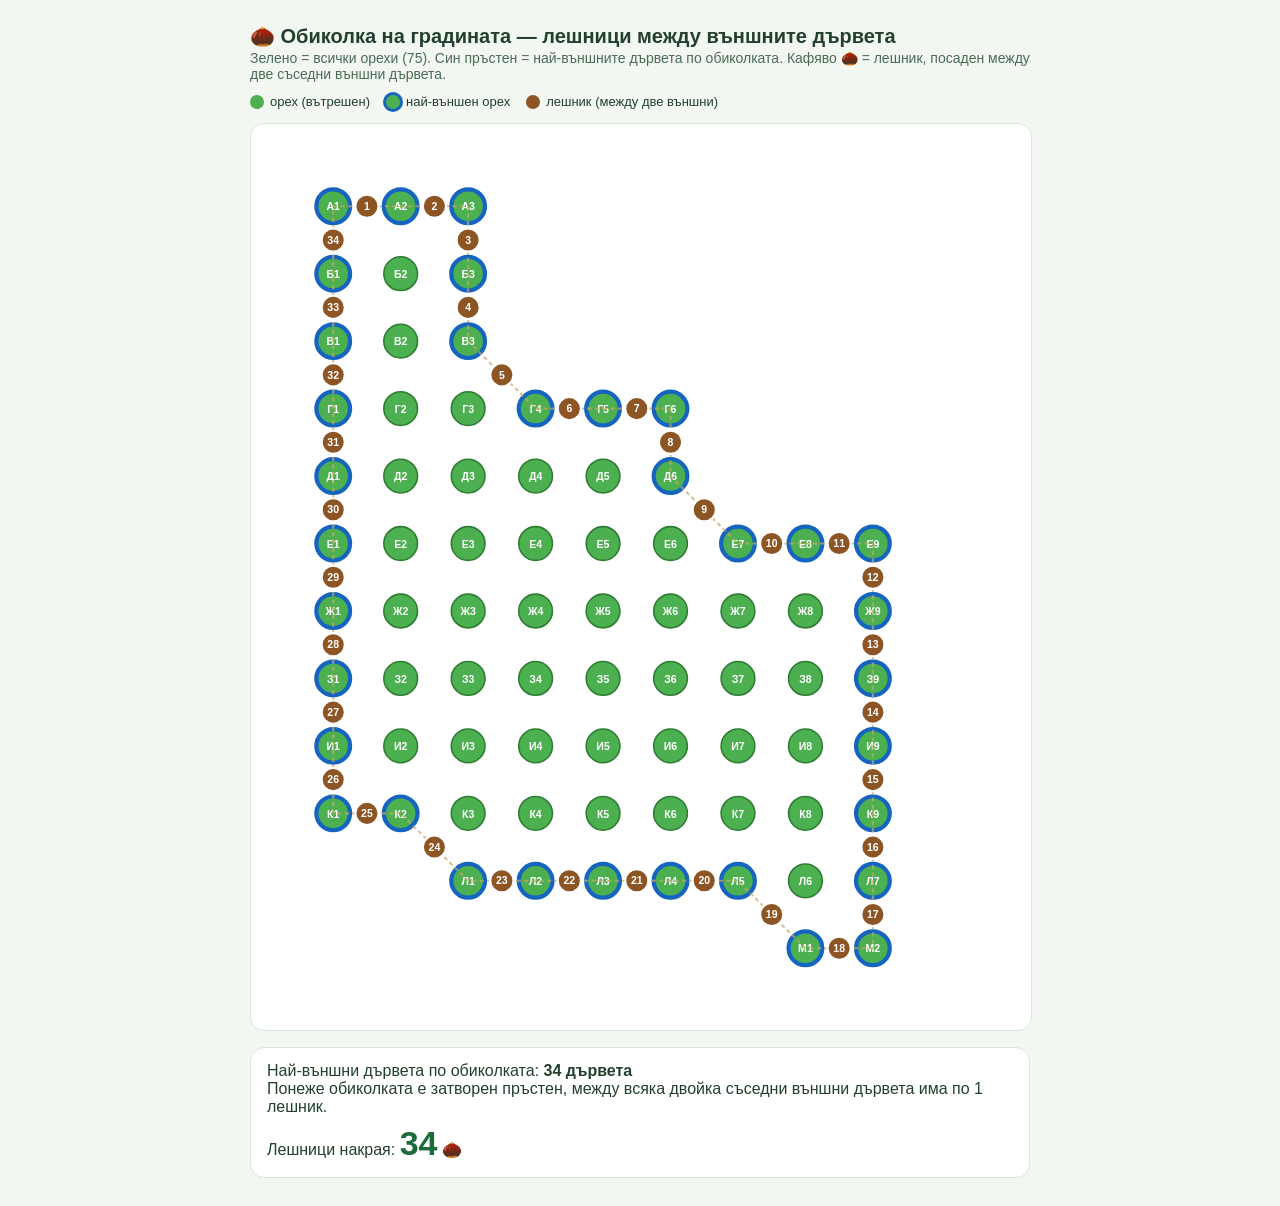
<file: preview-perimeter.html>
<!DOCTYPE html>
<html lang="bg">
<head>
<meta charset="utf-8">
<meta name="viewport" content="width=device-width, initial-scale=1">
<title>Обиколка — лешници между външните дървета</title>
<style>
  body { margin:0; background:#f3f7f1; font-family:-apple-system,Segoe UI,Roboto,Arial,sans-serif; color:#22402b; }
  .wrap { max-width:780px; margin:0 auto; padding:16px; }
  h1 { font-size:20px; margin:8px 0 2px; }
  p.sub { margin:0 0 12px; color:#4b6b55; font-size:14px; }
  .legend { display:flex; gap:16px; flex-wrap:wrap; font-size:13px; margin:10px 0 14px; }
  .legend span { display:inline-flex; align-items:center; gap:6px; }
  .dot { width:14px; height:14px; border-radius:50%; display:inline-block; }
  .big { font-size:34px; font-weight:800; color:#1c6b3a; }
  .card { background:#fff; border:1px solid #d8e6dc; border-radius:14px; padding:14px 16px; margin:12px 0; }
  svg { width:100%; height:auto; background:#fff; border:1px solid #d8e6dc; border-radius:14px; }
</style>
</head>
<body>
<div class="wrap">
  <h1>🌰 Обиколка на градината — лешници между външните дървета</h1>
  <p class="sub">Зелено = всички орехи (75). Син пръстен = най-външните дървета по обиколката. Кафяво 🌰 = лешник, посаден между две съседни външни дървета.</p>

  <div class="legend">
    <span><span class="dot" style="background:#4caf50"></span> орех (вътрешен)</span>
    <span><span class="dot" style="background:#4caf50;box-shadow:0 0 0 3px #1565c0"></span> най-външен орех</span>
    <span><span class="dot" style="background:#8d5524"></span> лешник (между две външни)</span>
  </div>

  <svg id="map" viewBox="0 0 740 860" role="img" aria-label="Карта на градината"></svg>

  <div class="card">
    <div>Най-външни дървета по обиколката: <b id="perimCount">—</b></div>
    <div>Понеже обиколката е затворен пръстен, между всяка двойка съседни външни дървета има по 1 лешник.</div>
    <div style="margin-top:8px">Лешници накрая: <span class="big" id="hazelCount">—</span> 🌰</div>
  </div>
</div>

<script>
(function(){
  var ROWS = ['А','Б','В','Г','Д','Е','Ж','З','И','К','Л','М'];
  // колоните на всеки ред (както в app/js/data.js)
  var LAYOUT = {
    'А':[1,2,3], 'Б':[1,2,3], 'В':[1,2,3],
    'Г':[1,2,3,4,5,6], 'Д':[1,2,3,4,5,6],
    'Е':[1,2,3,4,5,6,7,8,9], 'Ж':[1,2,3,4,5,6,7,8,9],
    'З':[1,2,3,4,5,6,7,8,9], 'И':[1,2,3,4,5,6,7,8,9],
    'К':[1,2,3,4,5,6,7,8,9], 'Л':[3,4,5,6,7,8,9], 'М':[8,9]
  };

  // Най-външната обиколка (в ред, по часовниковата стрелка) — [ред, колона]
  var PERIM = [
    ['А',1],['А',2],['А',3],
    ['Б',3],['В',3],
    ['Г',4],['Г',5],['Г',6],
    ['Д',6],
    ['Е',7],['Е',8],['Е',9],
    ['Ж',9],['З',9],['И',9],['К',9],['Л',9],
    ['М',9],['М',8],
    ['Л',7],['Л',6],['Л',5],['Л',4],['Л',3],
    ['К',2],['К',1],
    ['И',1],['З',1],['Ж',1],['Е',1],['Д',1],['Г',1],['В',1],['Б',1]
  ];

  var CELL = 64, PAD = 46;
  function X(col){ return PAD + (col-1)*CELL + CELL/2; }
  function Y(rowIdx){ return PAD + rowIdx*CELL + CELL/2; }
  function rowIdx(r){ return ROWS.indexOf(r); }

  // код на дърво (както data.js: буква + индекс в реда + 1)
  function code(r,col){ var i = LAYOUT[r].indexOf(col); return r + (i+1); }

  function key(r,col){ return r + ':' + col; }
  var perimSet = {};
  PERIM.forEach(function(p){ perimSet[key(p[0],p[1])] = true; });

  var svg = document.getElementById('map');
  var NS = 'http://www.w3.org/2000/svg';
  function el(name, attrs){ var e = document.createElementNS(NS, name); for(var k in attrs) e.setAttribute(k, attrs[k]); return e; }

  // 1) всички дървета
  ROWS.forEach(function(r){
    LAYOUT[r].forEach(function(col){
      var cx = X(col), cy = Y(rowIdx(r));
      var isPerim = !!perimSet[key(r,col)];
      svg.appendChild(el('circle', {cx:cx, cy:cy, r:16, fill:'#4caf50',
        stroke: isPerim ? '#1565c0' : '#2e7d32', 'stroke-width': isPerim ? 4 : 1.5}));
      var t = el('text', {x:cx, y:cy+4, 'text-anchor':'middle', 'font-size':10,
        fill:'#fff', 'font-weight':'700'});
      t.textContent = code(r,col);
      svg.appendChild(t);
    });
  });

  // 2) лешници между съседните външни дървета (затворен пръстен)
  var n = PERIM.length;
  for(var i=0;i<n;i++){
    var a = PERIM[i], b = PERIM[(i+1)%n];
    var ax = X(a[1]), ay = Y(rowIdx(a[0]));
    var bx = X(b[1]), by = Y(rowIdx(b[0]));
    var mx = (ax+bx)/2, my = (ay+by)/2;
    svg.appendChild(el('line', {x1:ax,y1:ay,x2:bx,y2:by, stroke:'#c9a96a','stroke-width':2,'stroke-dasharray':'4 3', opacity:0.7}));
    svg.appendChild(el('circle', {cx:mx, cy:my, r:11, fill:'#8d5524', stroke:'#fff','stroke-width':2}));
    var num = el('text', {x:mx, y:my+3.5, 'text-anchor':'middle','font-size':10, fill:'#fff','font-weight':'700'});
    num.textContent = (i+1);
    svg.appendChild(num);
  }

  document.getElementById('perimCount').textContent = n + ' дървета';
  document.getElementById('hazelCount').textContent = n;
})();
</script>
</body>
</html>
</file>
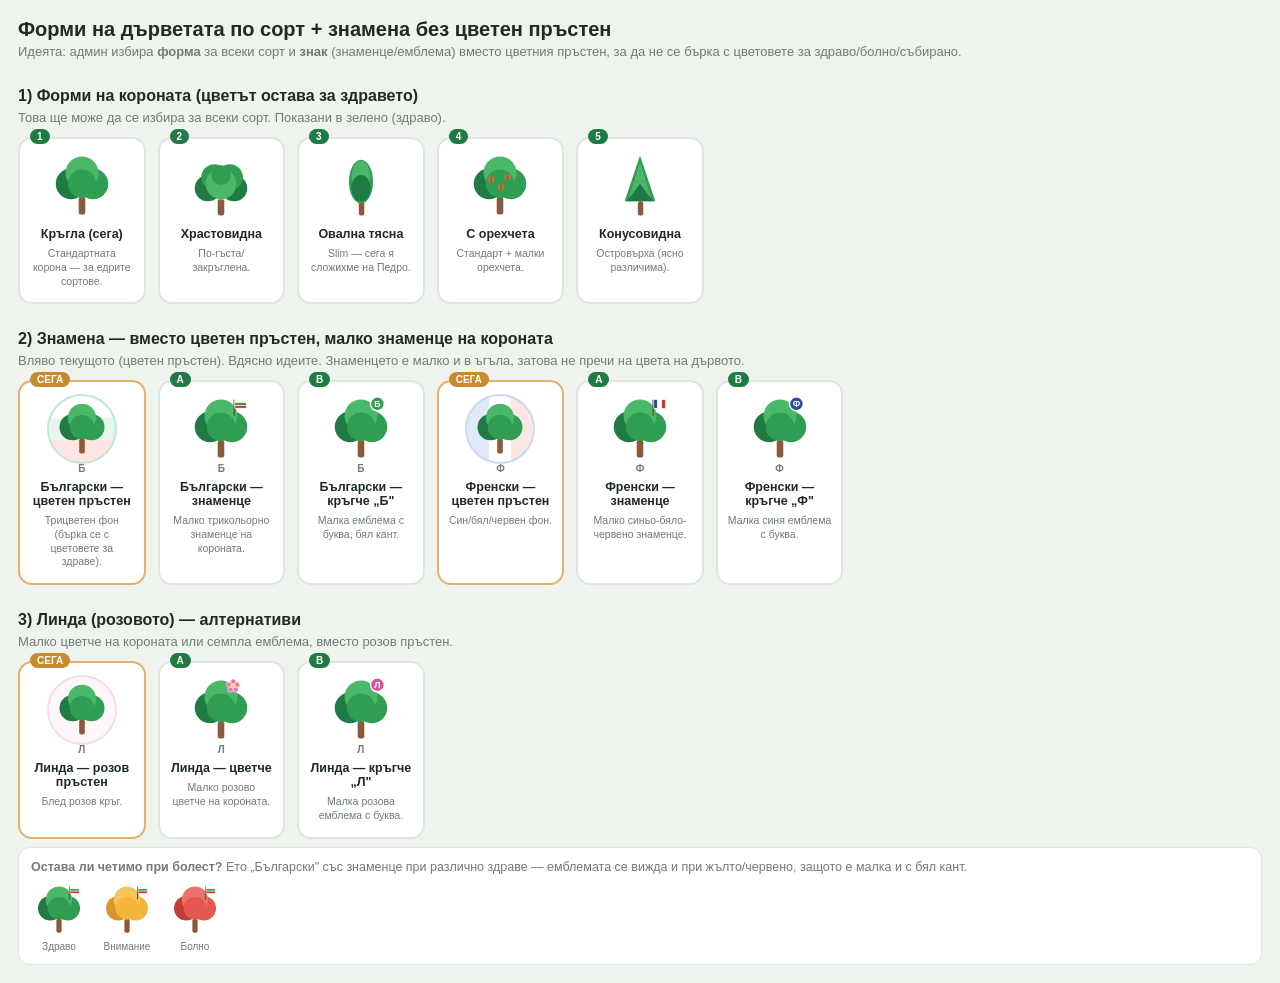
<file: preview-shapes.html>
<!doctype html>
<html lang="bg">
<head>
<meta charset="utf-8"/>
<meta name="viewport" content="width=device-width,initial-scale=1"/>
<title>Преглед: форми по сорт + знамена без цветен пръстен</title>
<style>
  :root{--muted:#6f7d73;--line:#dfe5e0;--card:#fff;--ink:#1e2a22;--bg:#eef3ee;}
  *{box-sizing:border-box;}
  body{margin:0;font-family:-apple-system,BlinkMacSystemFont,"Segoe UI",Roboto,sans-serif;background:var(--bg);color:var(--ink);padding:18px;}
  h1{font-size:20px;margin:0 0 2px;}
  h2{font-size:16px;margin:26px 0 4px;}
  p.sub{margin:0 0 10px;color:var(--muted);font-size:13px;line-height:1.4;}
  .row{display:grid;grid-template-columns:repeat(auto-fill,minmax(120px,1fr));gap:12px;}
  .cardopt{background:var(--card);border:2px solid var(--line);border-radius:14px;padding:12px 10px 14px;display:flex;flex-direction:column;align-items:center;gap:6px;position:relative;}
  .cardopt.cur{border-color:#e4b06b;}
  .tag{position:absolute;top:-10px;left:10px;font-size:10px;font-weight:800;background:#1f7a43;color:#fff;padding:2px 7px;border-radius:9px;}
  .cardopt.cur .tag{background:#c98a2e;}
  .ttl{font-size:12.5px;font-weight:700;text-align:center;}
  .desc{font-size:10.5px;color:var(--muted);text-align:center;line-height:1.3;}
  .cell{position:relative;width:70px;height:70px;}
  .cell svg{width:100%;height:100%;}
  .code{font-size:10px;font-weight:700;color:var(--muted);line-height:1;margin-top:-2px;}
  .wrap{display:flex;flex-direction:column;align-items:center;gap:2px;}
  /* текущи цветни пръстени (за сравнение) */
  .ring-bg{border:2px solid #c2e6d4;border-radius:50%;padding:3px;background:linear-gradient(#fff 0 33%,#e4f6ed 33% 66%,#fce5e2 66% 100%);}
  .ring-fr{border:2px solid #ccd9f1;border-radius:50%;padding:3px;background:linear-gradient(90deg,#e0e9f8 0 33%,#fff 33% 66%,#fce5e2 66% 100%);}
  .ring-linda{border:2px solid #f6dbe9;border-radius:50%;padding:3px;background:#fdf6fa;}
  .note{margin-top:8px;font-size:12.5px;color:var(--muted);background:#fff;border:1px solid var(--line);border-radius:12px;padding:10px 12px;line-height:1.45;}
  .healthrow{display:flex;gap:12px;flex-wrap:wrap;margin-top:6px;}
  .mini{display:flex;flex-direction:column;align-items:center;gap:2px;font-size:10px;color:var(--muted);}
  .mini .cell{width:56px;height:56px;}
</style>
</head>
<body>
  <h1>Форми на дърветата по сорт + знамена без цветен пръстен</h1>
  <p class="sub">Идеята: админ избира <b>форма</b> за всеки сорт и <b>знак</b> (знаменце/емблема) вместо цветния пръстен, за да не се бърка с цветовете за здраво/болно/събирано.</p>

  <h2>1) Форми на короната (цветът остава за здравето)</h2>
  <p class="sub">Това ще може да се избира за всеки сорт. Показани в зелено (здраво).</p>
  <div class="row" id="shapes"></div>

  <h2>2) Знамена — вместо цветен пръстен, малко знаменце на короната</h2>
  <p class="sub">Вляво текущото (цветен пръстен). Вдясно идеите. Знаменцето е малко и в ъгъла, затова не пречи на цвета на дървото.</p>
  <div class="row" id="flags"></div>

  <h2>3) Линда (розовото) — алтернативи</h2>
  <p class="sub">Малко цветче на короната или семпла емблема, вместо розов пръстен.</p>
  <div class="row" id="linda"></div>

  <div class="note">
    <b>Остава ли четимо при болест?</b> Ето „Български" със знаменце при различно здраве — емблемата се вижда и при жълто/червено, защото е малка и с бял кант.
    <div class="healthrow" id="healthrow"></div>
  </div>

<script>
  var G = ['#4bb869','#2f9e52','#1f7a43'];   // здраво
  var Y = ['#f6c65a','#f3b53c','#d9962a'];   // внимание
  var R = ['#ec726b','#e4584f','#c23e36'];   // болно

  // ---------- ФОРМИ ----------
  function sStd(c){return '<rect x="29" y="42" width="6" height="16" rx="2" fill="#8a5a3b"/>'+
    '<circle cx="22" cy="30" r="14" fill="'+c[2]+'"/><circle cx="42" cy="30" r="14" fill="'+c[1]+'"/>'+
    '<circle cx="32" cy="20" r="15" fill="'+c[0]+'"/><circle cx="32" cy="30" r="13" fill="'+c[1]+'"/>';}
  function sBushy(c){return '<rect x="29" y="44" width="6" height="15" rx="2" fill="#8a5a3b"/>'+
    '<circle cx="20" cy="34" r="12" fill="'+c[2]+'"/><circle cx="44" cy="34" r="12" fill="'+c[2]+'"/>'+
    '<circle cx="26" cy="24" r="12" fill="'+c[1]+'"/><circle cx="40" cy="24" r="12" fill="'+c[1]+'"/>'+
    '<circle cx="32" cy="30" r="14" fill="'+c[0]+'"/><circle cx="32" cy="22" r="9" fill="'+c[1]+'"/>';}
  function sSlim(c){return '<rect x="30" y="42" width="5" height="17" rx="2" fill="#8a5a3b"/>'+
    '<ellipse cx="32" cy="28" rx="11" ry="20" fill="'+c[1]+'"/><ellipse cx="32" cy="24" rx="8.5" ry="15" fill="'+c[0]+'"/>'+
    '<ellipse cx="32" cy="34" rx="9" ry="12" fill="'+c[2]+'"/>';}
  function sNuts(c){return sStd(c)+
    '<g><circle cx="24" cy="26" r="3.1" fill="#b07a44"/><path d="M24 23v6" stroke="#8a5a2f" stroke-width="1"/>'+
    '<circle cx="39" cy="24" r="3.1" fill="#b07a44"/><path d="M39 21v6" stroke="#8a5a2f" stroke-width="1"/>'+
    '<circle cx="33" cy="33" r="3.1" fill="#b07a44"/><path d="M33 30v6" stroke="#8a5a2f" stroke-width="1"/></g>';}
  function sCone(c){return '<rect x="30" y="46" width="5" height="13" rx="2" fill="#8a5a3b"/>'+
    '<path d="M32 4 L46 46 L18 46 Z" fill="'+c[1]+'"/><path d="M32 10 L42 42 L22 42 Z" fill="'+c[0]+'"/>'+
    '<path d="M32 30 L44 46 L20 46 Z" fill="'+c[2]+'"/>';}

  // ---------- ЕМБЛЕМИ (рисуват се върху короната) ----------
  // знаменце на пръчка, горе-вдясно; бял кант за контраст
  function emBG(){return '<g>'+
    '<rect x="43.4" y="5" width="1.3" height="15" rx="0.6" fill="#6b5330"/>'+
    '<g stroke="#fff" stroke-width="0.6">'+
    '<rect x="44.6" y="5.2" width="10.5" height="2.6" fill="#fff"/>'+
    '<rect x="44.6" y="7.8" width="10.5" height="2.6" fill="#2f9e52"/>'+
    '<rect x="44.6" y="10.4" width="10.5" height="2.6" fill="#d32f2f"/></g></g>';}
  function emFR(){return '<g>'+
    '<rect x="43.4" y="5" width="1.3" height="15" rx="0.6" fill="#6b5330"/>'+
    '<g stroke="#fff" stroke-width="0.6">'+
    '<rect x="44.6" y="5.2" width="3.6" height="8" fill="#2b4b9b"/>'+
    '<rect x="48.2" y="5.2" width="3.6" height="8" fill="#fff"/>'+
    '<rect x="51.8" y="5.2" width="3.6" height="8" fill="#d32f2f"/></g></g>';}
  // цветче на короната (Линда)
  function emFlower(){return '<g transform="translate(43,10)">'+
    '<g fill="#ef73b0" stroke="#fff" stroke-width="0.5">'+
    '<circle cx="0" cy="-4" r="2.4"/><circle cx="3.8" cy="-1.2" r="2.4"/><circle cx="2.4" cy="3.3" r="2.4"/>'+
    '<circle cx="-2.4" cy="3.3" r="2.4"/><circle cx="-3.8" cy="-1.2" r="2.4"/></g>'+
    '<circle cx="0" cy="0" r="2" fill="#ffd34d" stroke="#fff" stroke-width="0.5"/></g>';}
  // малка кръгла емблема с буква (неутрален вариант)
  function emDot(color,letter){return '<g transform="translate(47,9)">'+
    '<circle r="6.3" fill="'+color+'" stroke="#fff" stroke-width="1.2"/>'+
    '<text x="0" y="3" text-anchor="middle" font-size="8" font-weight="800" fill="#fff" font-family="sans-serif">'+letter+'</text></g>';}

  function svg(inner){return '<svg viewBox="0 0 64 64">'+inner+'</svg>';}

  function card(parent, tag, cls, title, desc, inner, code, wrapCls){
    var d=document.createElement('div'); d.className='cardopt'+(cls?(' '+cls):'');
    d.innerHTML='<span class="tag">'+tag+'</span>'+
      '<div class="wrap"><div class="cell '+(wrapCls||'')+'">'+svg(inner)+'</div>'+
      (code?('<span class="code">'+code+'</span>'):'')+'</div>'+
      '<div class="ttl">'+title+'</div><div class="desc">'+desc+'</div>';
    parent.appendChild(d);
  }

  // --- Секция 1: форми ---
  var sh=document.getElementById('shapes');
  card(sh,'1','','Кръгла (сега)','Стандартната корона — за едрите сортове.',sStd(G));
  card(sh,'2','','Храстовидна','По-гъста/закръглена.',sBushy(G));
  card(sh,'3','','Овална тясна','Slim — сега я сложихме на Педро.',sSlim(G));
  card(sh,'4','','С орехчета','Стандарт + малки орехчета.',sNuts(G));
  card(sh,'5','','Конусовидна','Островърха (ясно различима).',sCone(G));

  // --- Секция 2: знамена ---
  var fl=document.getElementById('flags');
  card(fl,'СЕГА','cur','Български — цветен пръстен','Трицветен фон (бърка се с цветовете за здраве).',sStd(G),'Б', 'ring-bg');
  card(fl,'A','','Български — знаменце','Малко трикольорно знаменце на короната.',sStd(G)+emBG(),'Б');
  card(fl,'B','','Български — кръгче „Б"','Малка емблема с буква, бял кант.',sStd(G)+emDot('#2f9e52','Б'),'Б');
  card(fl,'СЕГА','cur','Френски — цветен пръстен','Син/бял/червен фон.',sStd(G),'Ф','ring-fr');
  card(fl,'A','','Френски — знаменце','Малко синьо-бяло-червено знаменце.',sStd(G)+emFR(),'Ф');
  card(fl,'B','','Френски — кръгче „Ф"','Малка синя емблема с буква.',sStd(G)+emDot('#2b4b9b','Ф'),'Ф');

  // --- Секция 3: Линда ---
  var li=document.getElementById('linda');
  card(li,'СЕГА','cur','Линда — розов пръстен','Блед розов кръг.',sStd(G),'Л','ring-linda');
  card(li,'A','','Линда — цветче','Малко розово цветче на короната.',sStd(G)+emFlower(),'Л');
  card(li,'B','','Линда — кръгче „Л"','Малка розова емблема с буква.',sStd(G)+emDot('#d6559b','Л'),'Л');

  // --- Секция 4: четимост при здраве ---
  var hr=document.getElementById('healthrow');
  [['Здраво',G],['Внимание',Y],['Болно',R]].forEach(function(p){
    var d=document.createElement('div'); d.className='mini';
    d.innerHTML='<div class="cell">'+svg(sStd(p[1])+emBG())+'</div>'+p[0];
    hr.appendChild(d);
  });
</script>
</body>
</html>
</file>
